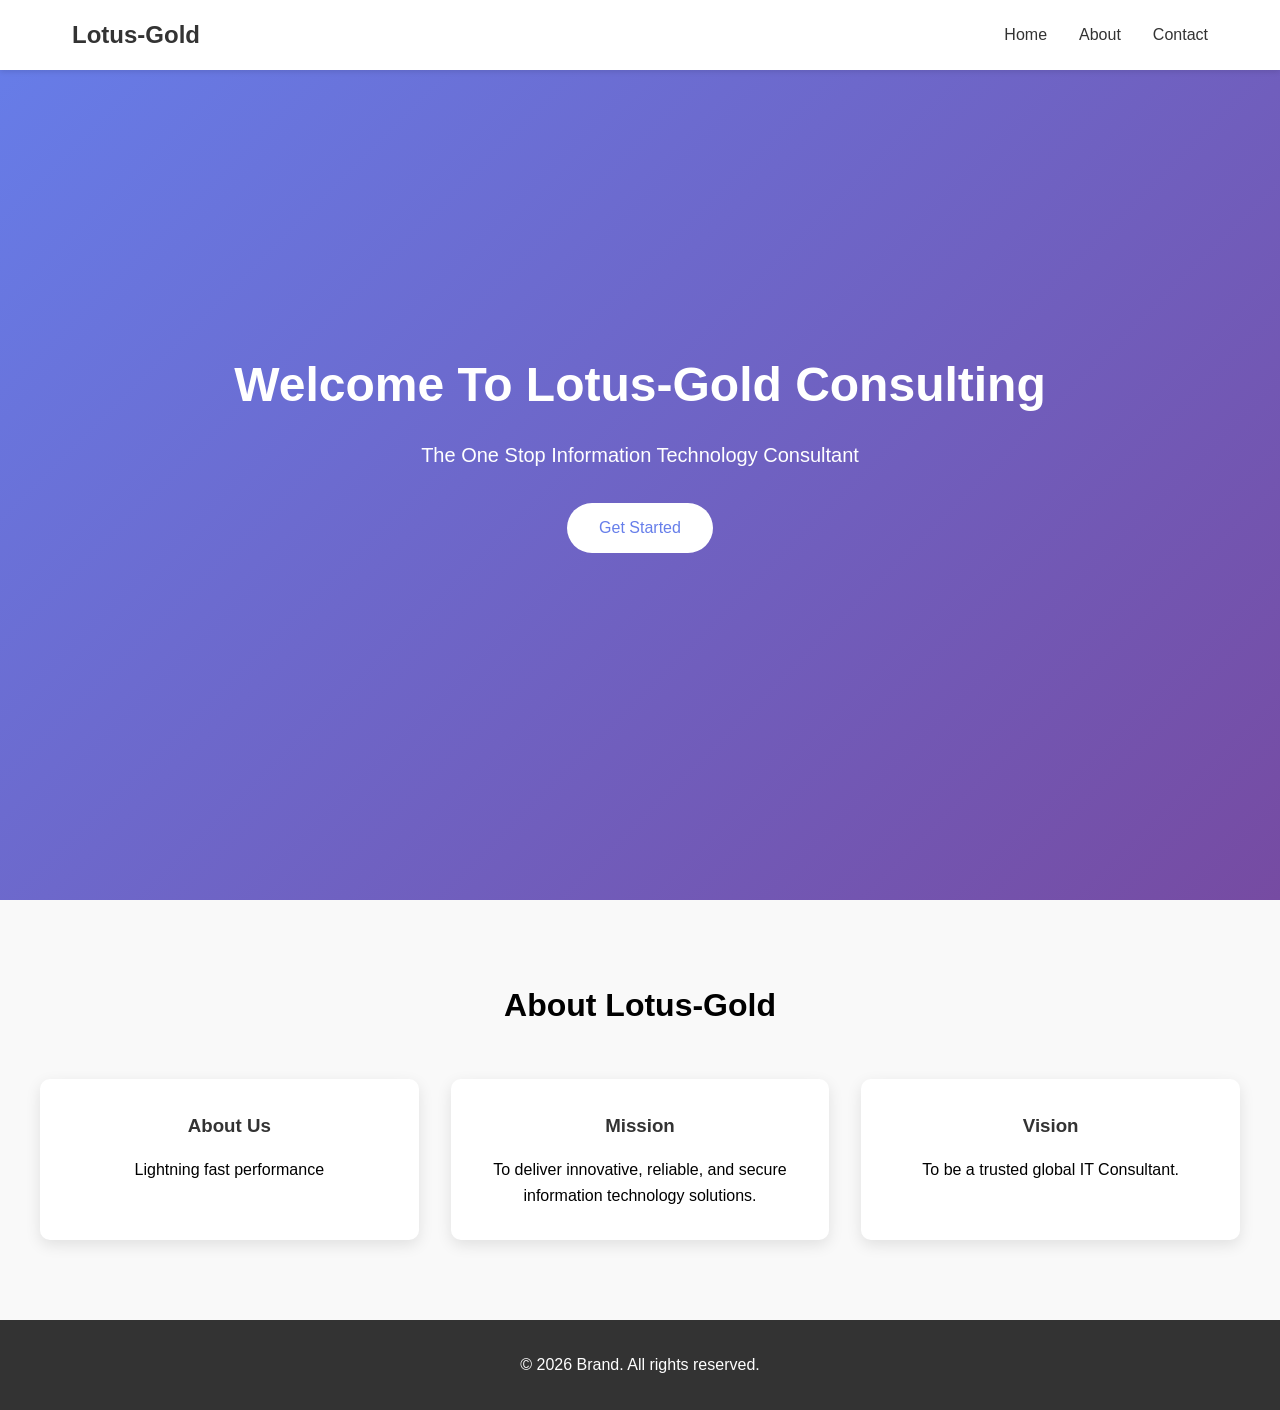
<file: index.html>
<!DOCTYPE html>
<html lang="en">
<head>
    <meta charset="UTF-8">
    <meta name="viewport" content="width=device-width, initial-scale=1.0">
    <title>Lotus-Gold</title>
    <link rel="stylesheet" href="styles.css">
</head>
<body>
    <header class="header">
        <nav class="nav">
            <div class="logo" data-editable="logo-text">Lotus-Gold</div>
            <ul class="nav-links">
                <li><a href="index.html">Home</a></li>
                <li><a href="about.html">About</a></li>
                <li><a href="contact.html">Contact</a></li>
            </ul>
        </nav>
    </header>

    <section class="hero">
        <div class="hero-content animate fade-in-up">
            <h1 data-editable="hero-title">Welcome To Lotus-Gold Consulting</h1>
            <p data-editable="hero-subtitle">The One Stop Information Technology Consultant</p>
            <button class="cta-button" id="ctaBtn">Get Started</button>
        </div>
    </section>

    <section class="features" id="features">
        <h2 class="animate fade-in" data-editable="features-title">About Lotus-Gold</h2>
        <div class="features-grid">
            <div class="feature-card animate fade-in-up delay-1">
                <h3 data-editable="feature1-title">About Us</h3>
                <p data-editable="feature1-text">Lightning fast performance</p>
            </div>
            <div class="feature-card animate fade-in-up delay-2">
                <h3 data-editable="feature2-title">Mission</h3>
                <p data-editable="feature2-text">To deliver innovative, reliable, 
                    and secure information technology solutions.</p>
            </div>
            <div class="feature-card animate fade-in-up delay-3">
                <h3 data-editable="feature3-title">Vision</h3>
                <p data-editable="feature3-text">To be a trusted global IT Consultant.</p>
            </div>
        </div>
    </section>

    <footer class="footer">
        <p data-editable="footer-text">&copy; 2026 Brand. All rights reserved.</p>
    </footer>

    <script>
        (function() {
            const saved = JSON.parse(localStorage.getItem('siteContent') || '{}');
            document.querySelectorAll('[data-editable]').forEach(el => {
                const key = el.getAttribute('data-editable');
                if (saved[key]) {
                    el.textContent = saved[key];
                }
            });
        })();
    </script>
    <script src="script.js"></script>
</body>
</html>
</file>
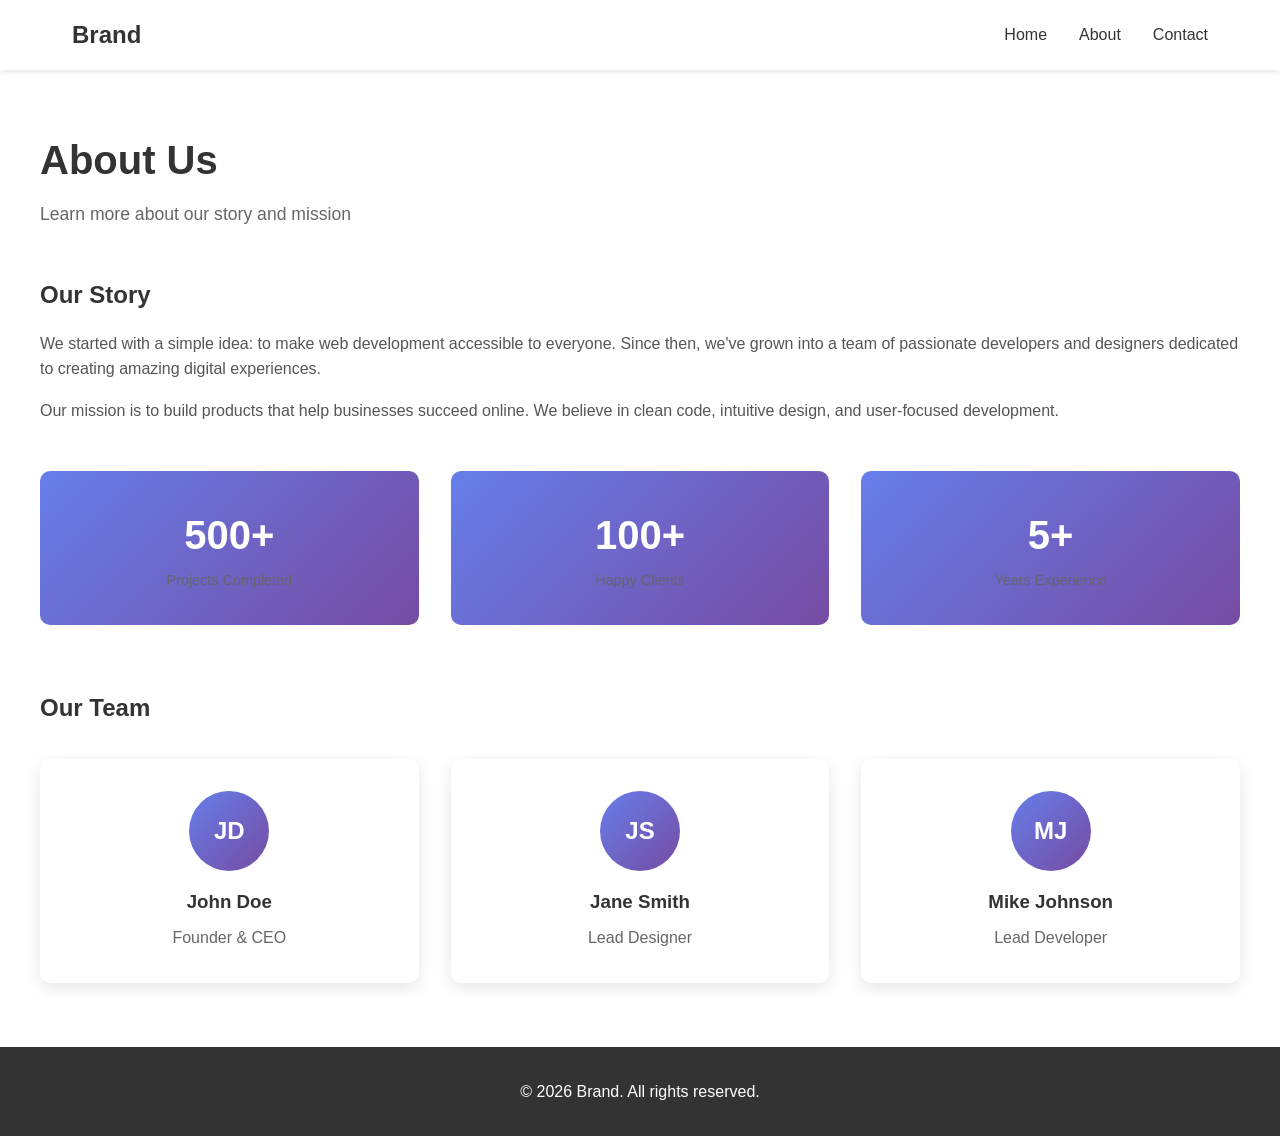
<file: about.html>
<!DOCTYPE html>
<html lang="en">
<head>
    <meta charset="UTF-8">
    <meta name="viewport" content="width=device-width, initial-scale=1.0">
    <title>About Us - Brand</title>
    <link rel="stylesheet" href="styles.css">
</head>
<body>
    <header class="header">
        <nav class="nav">
            <div class="logo" data-editable="logo-text">Brand</div>
            <ul class="nav-links">
                <li><a href="index.html">Home</a></li>
                <li><a href="about.html">About</a></li>
                <li><a href="contact.html">Contact</a></li>
            </ul>
        </nav>
    </header>

    <section class="page-content">
        <div class="container">
            <h1 data-editable="about-page-title">About Us</h1>
            <p class="subtitle" data-editable="about-page-subtitle">Learn more about our story and mission</p>

            <div class="about-section">
                <div class="about-text animate fade-in-left">
                    <h2 data-editable="about-story-title">Our Story</h2>
                    <p data-editable="about-story-text1">We started with a simple idea: to make web development accessible to everyone. Since then, we've grown into a team of passionate developers and designers dedicated to creating amazing digital experiences.</p>
                    <p data-editable="about-story-text2">Our mission is to build products that help businesses succeed online. We believe in clean code, intuitive design, and user-focused development.</p>
                </div>
                <div class="about-stats">
                    <div class="stat-card animate scale-in delay-1">
                        <span class="stat-number" data-editable="stat1-value">500+</span>
                        <span class="stat-label">Projects Completed</span>
                    </div>
                    <div class="stat-card animate scale-in delay-2">
                        <span class="stat-number" data-editable="stat2-value">100+</span>
                        <span class="stat-label">Happy Clients</span>
                    </div>
                    <div class="stat-card animate scale-in delay-3">
                        <span class="stat-number" data-editable="stat3-value">5+</span>
                        <span class="stat-label">Years Experience</span>
                    </div>
                </div>
            </div>

            <div class="team-section">
                <h2 class="animate fade-in" data-editable="team-title">Our Team</h2>
                <div class="team-grid">
                    <div class="team-card animate fade-in-up delay-1">
                        <div class="team-avatar" data-editable="team1-avatar">JD</div>
                        <h3 data-editable="team1-name">John Doe</h3>
                        <p data-editable="team1-role">Founder & CEO</p>
                    </div>
                    <div class="team-card animate fade-in-up delay-2">
                        <div class="team-avatar" data-editable="team2-avatar">JS</div>
                        <h3 data-editable="team2-name">Jane Smith</h3>
                        <p data-editable="team2-role">Lead Designer</p>
                    </div>
                    <div class="team-card animate fade-in-up delay-3">
                        <div class="team-avatar" data-editable="team3-avatar">MJ</div>
                        <h3 data-editable="team3-name">Mike Johnson</h3>
                        <p data-editable="team3-role">Lead Developer</p>
                    </div>
                </div>
            </div>
        </div>
    </section>

    <footer class="footer">
        <p data-editable="footer-text">&copy; 2026 Brand. All rights reserved.</p>
    </footer>

    <script>
        (function() {
            const saved = JSON.parse(localStorage.getItem('siteContent') || '{}');
            document.querySelectorAll('[data-editable]').forEach(el => {
                const key = el.getAttribute('data-editable');
                if (saved[key]) {
                    el.textContent = saved[key];
                }
            });
        })();
    </script>
    <script src="script.js"></script>
</body>
</html>
</file>
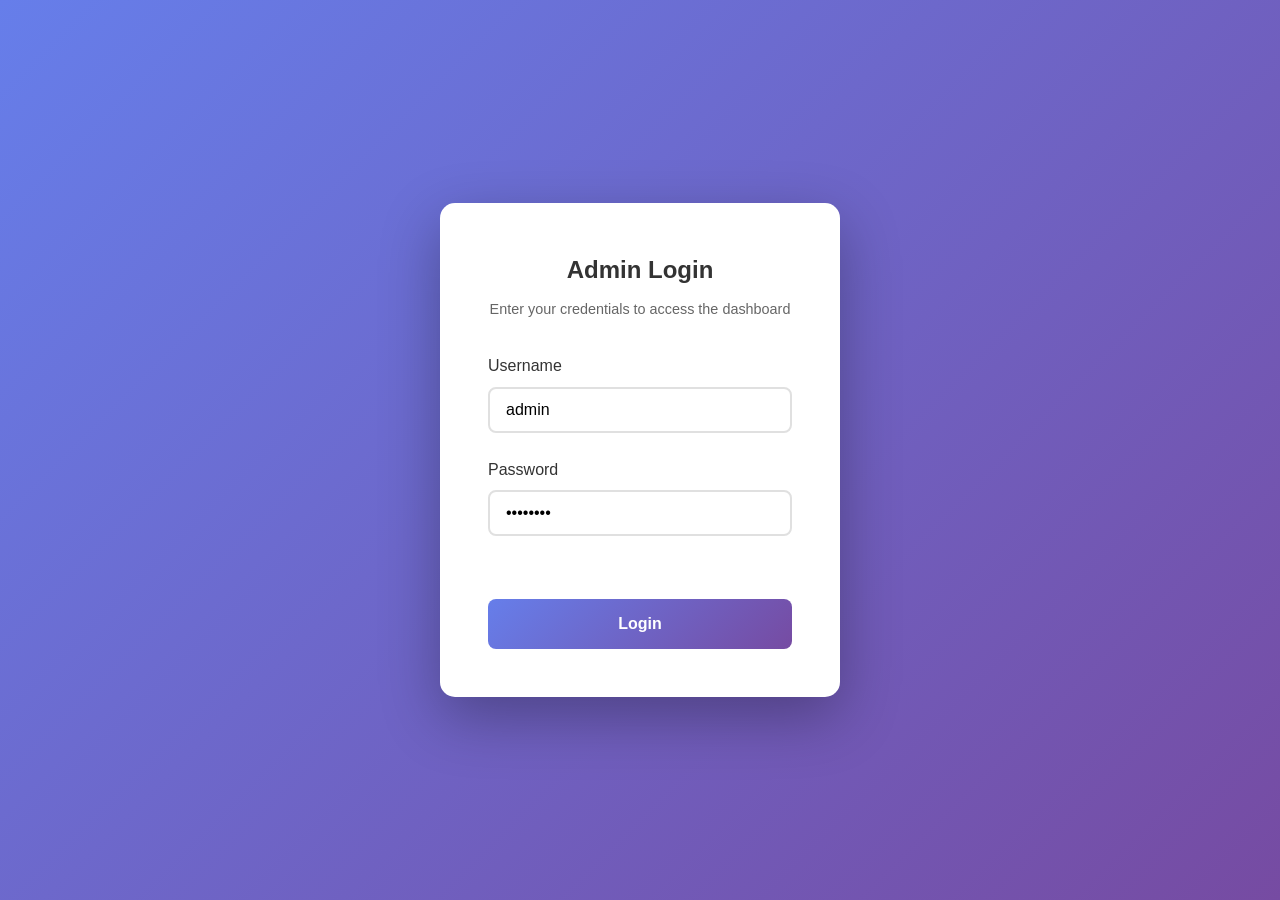
<file: admin.html>
<!DOCTYPE html>
<html lang="en">
<head>
    <meta charset="UTF-8">
    <meta name="viewport" content="width=device-width, initial-scale=1.0">
    <title>Admin Dashboard - Brand</title>
    <link rel="stylesheet" href="styles.css">
</head>
<body>
    <div id="loginOverlay" class="login-overlay">
        <div class="login-container">
            <div class="login-header">
                <h2>Admin Login</h2>
                <p>Enter your credentials to access the dashboard</p>
            </div>
            <form id="loginForm" class="login-form">
                <div class="form-group">
                    <label for="username">Username</label>
                    <input type="text" id="username" name="username" value="admin" required>
                </div>
                <div class="form-group">
                    <label for="password">Password</label>
                    <input type="password" id="password" name="password" value="password" required>
                </div>
                <div id="loginError" class="login-error"></div>
                <button type="submit" class="login-btn">Login</button>
            </form>
        </div>
    </div>

    <div id="adminContent" class="admin-content" style="display: none;">
        <header class="admin-header">
            <div class="admin-logo">Admin Dashboard</div>
            <div class="admin-user">
                <span id="adminUsername"></span>
                <button id="logoutBtn" class="logout-btn">Logout</button>
            </div>
        </header>

        <aside class="admin-sidebar">
            <nav class="admin-nav">
                <a href="#" class="admin-nav-link active" data-section="overview">Overview</a>
                <a href="#" class="admin-nav-link" data-section="users">Users</a>
                <a href="#" class="admin-nav-link" data-section="editor">Editor</a>
                <a href="#" class="admin-nav-link" data-section="settings">Settings</a>
            </nav>
        </aside>

        <main class="admin-main">
            <section id="overview" class="admin-section active">
                <h2>Dashboard Overview</h2>
                <div class="stats-grid">
                    <div class="stat-box">
                        <div class="stat-icon">&#128100;</div>
                        <div class="stat-info">
                            <span class="stat-count" data-count="1250">0</span>
                            <span class="stat-label">Total Users</span>
                        </div>
                    </div>
                    <div class="stat-box">
                        <div class="stat-icon">&#128202;</div>
                        <div class="stat-info">
                            <span class="stat-count" data-count="342">0</span>
                            <span class="stat-label">Page Views</span>
                        </div>
                    </div>
                    <div class="stat-box">
                        <div class="stat-icon">&#128176;</div>
                        <div class="stat-info">
                            <span class="stat-count" data-count="15800">0</span>
                            <span class="stat-label">Revenue ($)</span>
                        </div>
                    </div>
                    <div class="stat-box">
                        <div class="stat-icon">&#128065;</div>
                        <div class="stat-info">
                            <span class="stat-count" data-count="89">0</span>
                            <span class="stat-label">Active Now</span>
                        </div>
                    </div>
                </div>
                <div class="chart-container">
                    <h3>Recent Activity</h3>
                    <div class="activity-list">
                        <div class="activity-item">
                            <span class="activity-time">2 mins ago</span>
                            <span class="activity-text">New user registered: john@example.com</span>
                        </div>
                        <div class="activity-item">
                            <span class="activity-time">15 mins ago</span>
                            <span class="activity-text">Contact form submitted from contact page</span>
                        </div>
                        <div class="activity-item">
                            <span class="activity-time">1 hour ago</span>
                            <span class="activity-text">Content updated: About page</span>
                        </div>
                        <div class="activity-item">
                            <span class="activity-time">3 hours ago</span>
                            <span class="activity-text">New comment on Blog Post #5</span>
                        </div>
                    </div>
                </div>
            </section>

            <section id="users" class="admin-section">
                <h2>User Management</h2>
                <div class="table-container">
                    <table class="admin-table">
                        <thead>
                            <tr>
                                <th>ID</th>
                                <th>Name</th>
                                <th>Email</th>
                                <th>Role</th>
                                <th>Status</th>
                                <th>Actions</th>
                            </tr>
                        </thead>
                        <tbody>
                            <tr>
                                <td>001</td>
                                <td>John Doe</td>
                                <td>john@example.com</td>
                                <td>Admin</td>
                                <td><span class="status-badge active">Active</span></td>
                                <td><button class="action-btn">Edit</button></td>
                            </tr>
                            <tr>
                                <td>002</td>
                                <td>Jane Smith</td>
                                <td>jane@example.com</td>
                                <td>Editor</td>
                                <td><span class="status-badge active">Active</span></td>
                                <td><button class="action-btn">Edit</button></td>
                            </tr>
                            <tr>
                                <td>003</td>
                                <td>Mike Johnson</td>
                                <td>mike@example.com</td>
                                <td>User</td>
                                <td><span class="status-badge inactive">Inactive</span></td>
                                <td><button class="action-btn">Edit</button></td>
                            </tr>
                            <tr>
                                <td>004</td>
                                <td>Sarah Wilson</td>
                                <td>sarah@example.com</td>
                                <td>User</td>
                                <td><span class="status-badge active">Active</span></td>
                                <td><button class="action-btn">Edit</button></td>
                            </tr>
                        </tbody>
                    </table>
                </div>
            </section>

            <section id="editor" class="admin-section">
                <h2>Content Editor</h2>
                <div class="editor-tabs">
                    <button class="editor-tab active" data-page="index">Home Page</button>
                    <button class="editor-tab" data-page="about">About Page</button>
                    <button class="editor-tab" data-page="contact">Contact Page</button>
                </div>

                <div class="editor-panel active" id="panel-index">
                    <h3>Home Page Content</h3>
                    <div class="editor-form">
                        <div class="editor-group">
                            <label>Logo Text</label>
                            <input type="text" id="edit-logo-text" data-target="logo-text">
                        </div>
                        <div class="editor-group">
                            <label>Hero Title</label>
                            <input type="text" id="edit-hero-title" data-target="hero-title">
                        </div>
                        <div class="editor-group">
                            <label>Hero Subtitle</label>
                            <textarea id="edit-hero-subtitle" data-target="hero-subtitle" rows="2"></textarea>
                        </div>
                        <div class="editor-group">
                            <label>Features Title</label>
                            <input type="text" id="edit-features-title" data-target="features-title">
                        </div>
                        <div class="editor-group">
                            <label>Feature 1 - Title</label>
                            <input type="text" id="edit-feature1-title" data-target="feature1-title">
                        </div>
                        <div class="editor-group">
                            <label>Feature 1 - Text</label>
                            <textarea id="edit-feature1-text" data-target="feature1-text" rows="2"></textarea>
                        </div>
                        <div class="editor-group">
                            <label>Feature 2 - Title</label>
                            <input type="text" id="edit-feature2-title" data-target="feature2-title">
                        </div>
                        <div class="editor-group">
                            <label>Feature 2 - Text</label>
                            <textarea id="edit-feature2-text" data-target="feature2-text" rows="2"></textarea>
                        </div>
                        <div class="editor-group">
                            <label>Feature 3 - Title</label>
                            <input type="text" id="edit-feature3-title" data-target="feature3-title">
                        </div>
                        <div class="editor-group">
                            <label>Feature 3 - Text</label>
                            <textarea id="edit-feature3-text" data-target="feature3-text" rows="2"></textarea>
                        </div>
                        <div class="editor-group">
                            <label>Footer Text</label>
                            <input type="text" id="edit-footer-text" data-target="footer-text">
                        </div>
                    </div>
                    <button class="save-btn" id="save-index">Save Changes</button>
                </div>

                <div class="editor-panel" id="panel-about">
                    <h3>About Page Content</h3>
                    <div class="editor-form">
                        <div class="editor-group">
                            <label>Page Title</label>
                            <input type="text" id="edit-about-page-title" data-target="about-page-title">
                        </div>
                        <div class="editor-group">
                            <label>Page Subtitle</label>
                            <textarea id="edit-about-page-subtitle" data-target="about-page-subtitle" rows="2"></textarea>
                        </div>
                        <div class="editor-group">
                            <label>Story Title</label>
                            <input type="text" id="edit-about-story-title" data-target="about-story-title">
                        </div>
                        <div class="editor-group">
                            <label>Story Text 1</label>
                            <textarea id="edit-about-story-text1" data-target="about-story-text1" rows="3"></textarea>
                        </div>
                        <div class="editor-group">
                            <label>Story Text 2</label>
                            <textarea id="edit-about-story-text2" data-target="about-story-text2" rows="3"></textarea>
                        </div>
                        <div class="editor-group">
                            <label>Stat 1 - Value</label>
                            <input type="text" id="edit-stat1-value" data-target="stat1-value">
                        </div>
                        <div class="editor-group">
                            <label>Stat 2 - Value</label>
                            <input type="text" id="edit-stat2-value" data-target="stat2-value">
                        </div>
                        <div class="editor-group">
                            <label>Stat 3 - Value</label>
                            <input type="text" id="edit-stat3-value" data-target="stat3-value">
                        </div>
                        <div class="editor-group">
                            <label>Team Section Title</label>
                            <input type="text" id="edit-team-title" data-target="team-title">
                        </div>
                        <div class="editor-group">
                            <label>Team Member 1 - Name</label>
                            <input type="text" id="edit-team1-name" data-target="team1-name">
                        </div>
                        <div class="editor-group">
                            <label>Team Member 1 - Role</label>
                            <input type="text" id="edit-team1-role" data-target="team1-role">
                        </div>
                        <div class="editor-group">
                            <label>Team Member 2 - Name</label>
                            <input type="text" id="edit-team2-name" data-target="team2-name">
                        </div>
                        <div class="editor-group">
                            <label>Team Member 2 - Role</label>
                            <input type="text" id="edit-team2-role" data-target="team2-role">
                        </div>
                        <div class="editor-group">
                            <label>Team Member 3 - Name</label>
                            <input type="text" id="edit-team3-name" data-target="team3-name">
                        </div>
                        <div class="editor-group">
                            <label>Team Member 3 - Role</label>
                            <input type="text" id="edit-team3-role" data-target="team3-role">
                        </div>
                    </div>
                    <button class="save-btn" id="save-about">Save Changes</button>
                </div>

                <div class="editor-panel" id="panel-contact">
                    <h3>Contact Page Content</h3>
                    <div class="editor-form">
                        <div class="editor-group">
                            <label>Page Title</label>
                            <input type="text" id="edit-contact-page-title" data-target="contact-page-title">
                        </div>
                        <div class="editor-group">
                            <label>Page Subtitle</label>
                            <textarea id="edit-contact-page-subtitle" data-target="contact-page-subtitle" rows="2"></textarea>
                        </div>
                        <div class="editor-group">
                            <label>Section Title</label>
                            <input type="text" id="edit-contact-section-title" data-target="contact-section-title">
                        </div>
                        <div class="editor-group">
                            <label>Email</label>
                            <input type="email" id="edit-contact-email" data-target="contact-email">
                        </div>
                        <div class="editor-group">
                            <label>Phone</label>
                            <input type="text" id="edit-contact-phone" data-target="contact-phone">
                        </div>
                        <div class="editor-group">
                            <label>Address</label>
                            <textarea id="edit-contact-address" data-target="contact-address" rows="2"></textarea>
                        </div>
                    </div>
                    <button class="save-btn" id="save-contact">Save Changes</button>
                </div>

                <div class="editor-actions">
                    <button class="action-btn" id="preview-changes">Preview Changes</button>
                    <button class="action-btn" id="reset-defaults">Reset to Defaults</button>
                </div>
            </section>

            <section id="settings" class="admin-section">
                <h2>Settings</h2>
                <div class="settings-form">
                    <div class="settings-group">
                        <h3>General Settings</h3>
                        <div class="form-group">
                            <label for="siteName">Site Name</label>
                            <input type="text" id="siteName" value="Brand" class="settings-input">
                        </div>
                        <div class="form-group">
                            <label for="siteUrl">Site URL</label>
                            <input type="url" id="siteUrl" value="https://www.example.com" class="settings-input">
                        </div>
                        <div class="form-group">
                            <label for="adminEmail">Admin Email</label>
                            <input type="email" id="adminEmail" value="admin@brand.com" class="settings-input">
                        </div>
                    </div>
                    <div class="settings-group">
                        <h3>Security</h3>
                        <div class="form-group">
                            <label for="currentPass">Current Password</label>
                            <input type="password" id="currentPass" class="settings-input">
                        </div>
                        <div class="form-group">
                            <label for="newPass">New Password</label>
                            <input type="password" id="newPass" class="settings-input">
                        </div>
                        <div class="form-group">
                            <label for="confirmPass">Confirm New Password</label>
                            <input type="password" id="confirmPass" class="settings-input">
                        </div>
                    </div>
                    <button class="save-btn">Save Changes</button>
                </div>
            </section>
        </main>
    </div>

    <script src="script.js"></script>
</body>
</html>
</file>
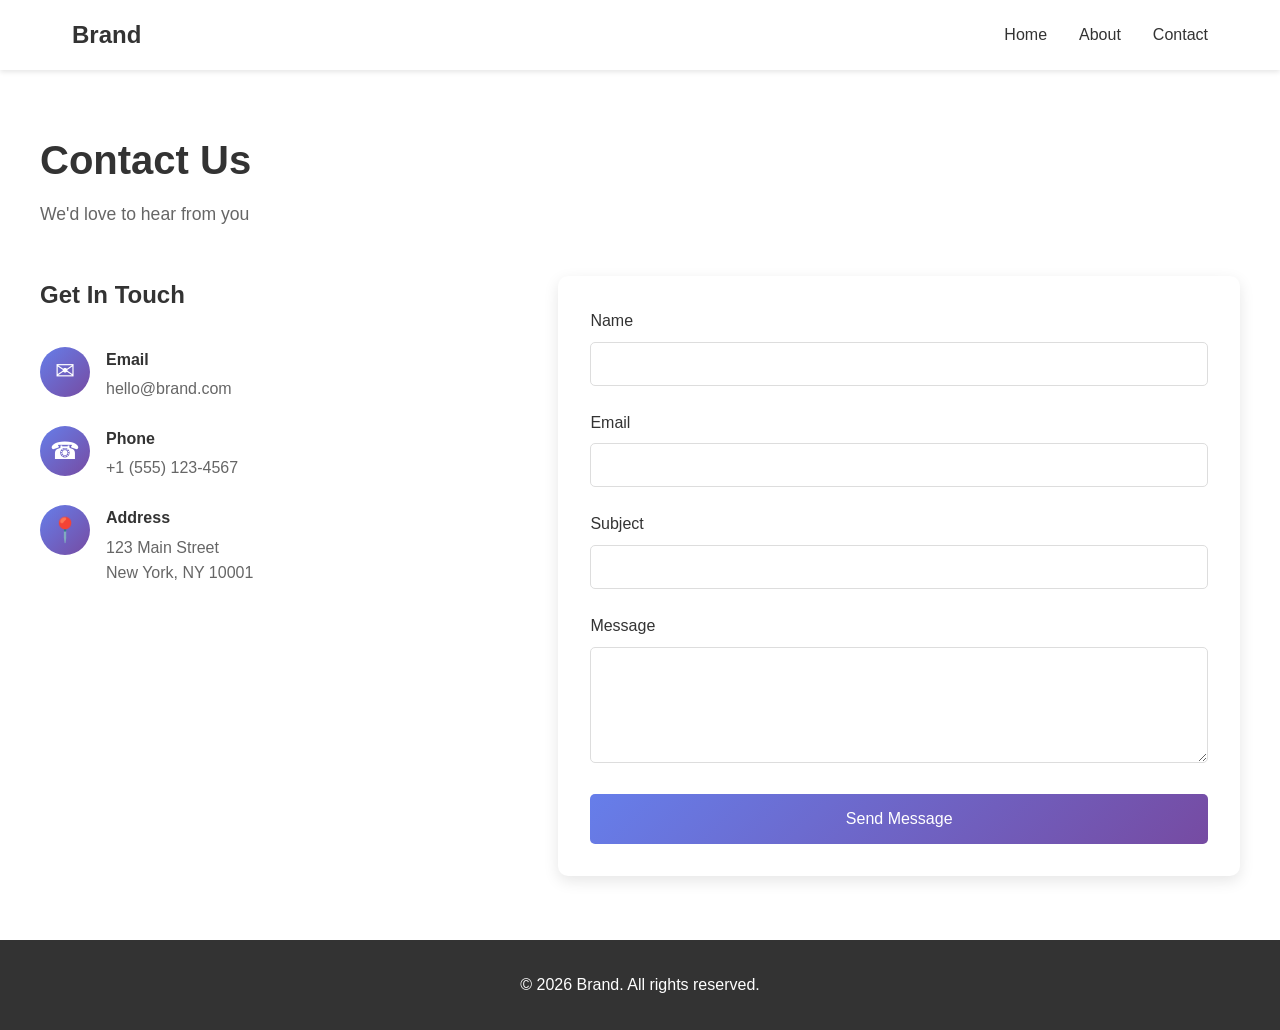
<file: contact.html>
<!DOCTYPE html>
<html lang="en">
<head>
    <meta charset="UTF-8">
    <meta name="viewport" content="width=device-width, initial-scale=1.0">
    <title>Contact Us - Brand</title>
    <link rel="stylesheet" href="styles.css">
</head>
<body>
    <header class="header">
        <nav class="nav">
            <div class="logo" data-editable="logo-text">Brand</div>
            <ul class="nav-links">
                <li><a href="index.html">Home</a></li>
                <li><a href="about.html">About</a></li>
                <li><a href="contact.html">Contact</a></li>
            </ul>
        </nav>
    </header>

    <section class="page-content">
        <div class="container">
            <h1 data-editable="contact-page-title">Contact Us</h1>
            <p class="subtitle" data-editable="contact-page-subtitle">We'd love to hear from you</p>

            <div class="contact-wrapper">
                <div class="contact-info animate fade-in-left">
                    <h2 data-editable="contact-section-title">Get In Touch</h2>
                    <div class="info-item">
                        <span class="info-icon">&#9993;</span>
                        <div>
                            <h4>Email</h4>
                            <p data-editable="contact-email">hello@brand.com</p>
                        </div>
                    </div>
                    <div class="info-item">
                        <span class="info-icon">&#9742;</span>
                        <div>
                            <h4>Phone</h4>
                            <p data-editable="contact-phone">+1 (555) 123-4567</p>
                        </div>
                    </div>
                    <div class="info-item">
                        <span class="info-icon">&#128205;</span>
                        <div>
                            <h4>Address</h4>
                            <p data-editable="contact-address">123 Main Street<br>New York, NY 10001</p>
                        </div>
                    </div>
                </div>

                <form class="contact-form animate fade-in-right" id="contactForm">
                    <div class="form-group">
                        <label for="name">Name</label>
                        <input type="text" id="name" name="name" required>
                    </div>
                    <div class="form-group">
                        <label for="email">Email</label>
                        <input type="email" id="email" name="email" required>
                    </div>
                    <div class="form-group">
                        <label for="subject">Subject</label>
                        <input type="text" id="subject" name="subject" required>
                    </div>
                    <div class="form-group">
                        <label for="message">Message</label>
                        <textarea id="message" name="message" rows="5" required></textarea>
                    </div>
                    <button type="submit" class="submit-btn">Send Message</button>
                </form>
            </div>
        </div>
    </section>

    <footer class="footer">
        <p data-editable="footer-text">&copy; 2026 Brand. All rights reserved.</p>
    </footer>

    <script>
        (function() {
            const saved = JSON.parse(localStorage.getItem('siteContent') || '{}');
            document.querySelectorAll('[data-editable]').forEach(el => {
                const key = el.getAttribute('data-editable');
                if (saved[key]) {
                    el.textContent = saved[key];
                }
            });
        })();
    </script>
    <script src="script.js"></script>
</body>
</html>
</file>
<file: styles.css>
* {
    margin: 0;
    padding: 0;
    box-sizing: border-box;
}

body {
    font-family: -apple-system, BlinkMacSystemFont, 'Segoe UI', Roboto, sans-serif;
    line-height: 1.6;
}

.header {
    position: fixed;
    top: 0;
    left: 0;
    right: 0;
    background: #fff;
    box-shadow: 0 2px 5px rgba(0,0,0,0.1);
    z-index: 100;
}

.nav {
    max-width: 1200px;
    margin: 0 auto;
    padding: 1rem 2rem;
    display: flex;
    justify-content: space-between;
    align-items: center;
}

.logo {
    font-size: 1.5rem;
    font-weight: bold;
    color: #333;
}

.nav-links {
    list-style: none;
    display: flex;
    gap: 2rem;
}

.nav-links a {
    text-decoration: none;
    color: #333;
    transition: color 0.3s;
}

.nav-links a:hover {
    color: #007bff;
}

.nav-links a {
    text-decoration: none;
    color: #333;
    transition: color 0.3s;
}

.nav-links a:hover {
    color: #007bff;
}

.hero {
    height: 100vh;
    display: flex;
    align-items: center;
    justify-content: center;
    text-align: center;
    background: linear-gradient(135deg, #667eea 0%, #764ba2 100%);
    color: #fff;
    padding: 0 2rem;
}

.hero-content h1 {
    font-size: 3rem;
    margin-bottom: 1rem;
}

.hero-content p {
    font-size: 1.25rem;
    margin-bottom: 2rem;
    opacity: 0.9;
}

.cta-button {
    padding: 1rem 2rem;
    font-size: 1rem;
    background: #fff;
    color: #667eea;
    border: none;
    border-radius: 50px;
    cursor: pointer;
    transition: transform 0.3s, box-shadow 0.3s;
}

.cta-button:hover {
    transform: translateY(-2px);
    box-shadow: 0 5px 20px rgba(0,0,0,0.2);
}

.features {
    padding: 5rem 2rem;
    background: #f9f9f9;
    text-align: center;
}

.features h2 {
    margin-bottom: 3rem;
    font-size: 2rem;
}

.features-grid {
    display: grid;
    grid-template-columns: repeat(auto-fit, minmax(250px, 1fr));
    gap: 2rem;
    max-width: 1200px;
    margin: 0 auto;
}

.feature-card {
    background: #fff;
    padding: 2rem;
    border-radius: 10px;
    box-shadow: 0 5px 15px rgba(0,0,0,0.1);
    transition: transform 0.3s;
}

.feature-card:hover {
    transform: translateY(-5px);
}

.feature-card h3 {
    margin-bottom: 1rem;
    color: #333;
}

.page-content {
    padding: 8rem 2rem 4rem;
    min-height: 100vh;
}

.container {
    max-width: 1200px;
    margin: 0 auto;
}

.page-content h1 {
    font-size: 2.5rem;
    margin-bottom: 0.5rem;
    color: #333;
}

.subtitle {
    color: #666;
    margin-bottom: 3rem;
    font-size: 1.1rem;
}

.about-section {
    margin-bottom: 4rem;
}

.about-text {
    margin-bottom: 3rem;
}

.about-text h2 {
    margin-bottom: 1rem;
    color: #333;
}

.about-text p {
    color: #555;
    margin-bottom: 1rem;
}

.about-stats {
    display: grid;
    grid-template-columns: repeat(auto-fit, minmax(150px, 1fr));
    gap: 2rem;
}

.stat-card {
    background: linear-gradient(135deg, #667eea 0%, #764ba2 100%);
    color: #fff;
    padding: 2rem;
    border-radius: 10px;
    text-align: center;
}

.stat-number {
    display: block;
    font-size: 2.5rem;
    font-weight: bold;
}

.stat-label {
    font-size: 0.9rem;
    opacity: 0.9;
}

.team-section h2 {
    margin-bottom: 2rem;
    color: #333;
}

.team-grid {
    display: grid;
    grid-template-columns: repeat(auto-fit, minmax(200px, 1fr));
    gap: 2rem;
}

.team-card {
    background: #fff;
    padding: 2rem;
    border-radius: 10px;
    box-shadow: 0 5px 15px rgba(0,0,0,0.1);
    text-align: center;
    transition: transform 0.3s;
}

.team-card:hover {
    transform: translateY(-5px);
}

.team-avatar {
    width: 80px;
    height: 80px;
    background: linear-gradient(135deg, #667eea 0%, #764ba2 100%);
    color: #fff;
    border-radius: 50%;
    display: flex;
    align-items: center;
    justify-content: center;
    font-size: 1.5rem;
    font-weight: bold;
    margin: 0 auto 1rem;
}

.team-card h3 {
    margin-bottom: 0.5rem;
    color: #333;
}

.team-card p {
    color: #666;
}

.contact-wrapper {
    display: grid;
    grid-template-columns: 1fr 1.5fr;
    gap: 4rem;
}

.contact-info h2 {
    margin-bottom: 2rem;
    color: #333;
}

.info-item {
    display: flex;
    gap: 1rem;
    margin-bottom: 1.5rem;
}

.info-icon {
    font-size: 1.5rem;
    width: 50px;
    height: 50px;
    background: linear-gradient(135deg, #667eea 0%, #764ba2 100%);
    color: #fff;
    border-radius: 50%;
    display: flex;
    align-items: center;
    justify-content: center;
}

.info-item h4 {
    margin-bottom: 0.25rem;
    color: #333;
}

.info-item p {
    color: #666;
}

.contact-form {
    background: #fff;
    padding: 2rem;
    border-radius: 10px;
    box-shadow: 0 5px 15px rgba(0,0,0,0.1);
}

.form-group {
    margin-bottom: 1.5rem;
}

.form-group label {
    display: block;
    margin-bottom: 0.5rem;
    color: #333;
    font-weight: 500;
}

.form-group input,
.form-group textarea {
    width: 100%;
    padding: 0.75rem;
    border: 1px solid #ddd;
    border-radius: 5px;
    font-size: 1rem;
    font-family: inherit;
    transition: border-color 0.3s;
}

.form-group input:focus,
.form-group textarea:focus {
    outline: none;
    border-color: #667eea;
}

.submit-btn {
    width: 100%;
    padding: 1rem;
    background: linear-gradient(135deg, #667eea 0%, #764ba2 100%);
    color: #fff;
    border: none;
    border-radius: 5px;
    font-size: 1rem;
    cursor: pointer;
    transition: transform 0.3s;
}

.submit-btn:hover {
    transform: translateY(-2px);
}

.footer {
    text-align: center;
    padding: 2rem;
    background: #333;
    color: #fff;
}

.animate {
    opacity: 0;
    transition: all 0.8s ease-out;
}

.animate.visible {
    opacity: 1;
}

.fade-in-up {
    transform: translateY(40px);
}

.fade-in-up.visible {
    transform: translateY(0);
}

.fade-in-left {
    transform: translateX(-40px);
}

.fade-in-left.visible {
    transform: translateX(0);
}

.fade-in-right {
    transform: translateX(40px);
}

.fade-in-right.visible {
    transform: translateX(0);
}

.fade-in {
    transform: translateY(20px);
}

.fade-in.visible {
    transform: translateY(0);
}

.scale-in {
    transform: scale(0.8);
}

.scale-in.visible {
    transform: scale(1);
}

.delay-1 { transition-delay: 0.1s; }
.delay-2 { transition-delay: 0.2s; }
.delay-3 { transition-delay: 0.3s; }
.delay-4 { transition-delay: 0.4s; }
.delay-5 { transition-delay: 0.5s; }

.stat-number {
    display: block;
    font-size: 2.5rem;
    font-weight: bold;
    transition: transform 0.3s;
}

.stat-card:hover .stat-number {
    transform: scale(1.1);
}

@keyframes pulse {
    0%, 100% { transform: scale(1); }
    50% { transform: scale(1.05); }
}

.cta-button:hover {
    animation: pulse 1s ease-in-out infinite;
}

@keyframes bounce {
    0%, 100% { transform: translateY(0); }
    50% { transform: translateY(-10px); }
}

.hero-content h1 {
    font-size: 3rem;
    margin-bottom: 1rem;
    animation: fadeInDown 1s ease-out;
}

@keyframes fadeInDown {
    from {
        opacity: 0;
        transform: translateY(-30px);
    }
    to {
        opacity: 1;
        transform: translateY(0);
    }
}

@keyframes fadeInUp {
    from {
        opacity: 0;
        transform: translateY(30px);
    }
    to {
        opacity: 1;
        transform: translateY(0);
    }
}

.hero-content p {
    font-size: 1.25rem;
    margin-bottom: 2rem;
    opacity: 0;
    animation: fadeInUp 1s ease-out 0.3s forwards;
}

.cta-button {
    padding: 1rem 2rem;
    font-size: 1rem;
    background: #fff;
    color: #667eea;
    border: none;
    border-radius: 50px;
    cursor: pointer;
    opacity: 0;
    animation: fadeInUp 1s ease-out 0.6s forwards;
}

@media (max-width: 768px) {
    .admin-sidebar {
        display: none;
    }

    .admin-main {
        margin-left: 0;
    }

    .login-container {
        margin: 1rem;
        padding: 2rem;
    }
}
}

@media (max-width: 992px) {
    .hero {
        padding: 0 1.5rem;
    }

    .hero-content h1 {
        font-size: 2.5rem;
    }

    .hero-content p {
        font-size: 1.1rem;
    }

    .features {
        padding: 4rem 1.5rem;
    }

    .features-grid {
        gap: 1.5rem;
    }

    .feature-card {
        padding: 1.5rem;
    }

    .about-stats {
        grid-template-columns: repeat(3, 1fr);
    }

    .contact-wrapper {
        gap: 3rem;
    }
}

@media (max-width: 768px) {
    .nav {
        padding: 0.75rem 1rem;
    }

    .mobile-menu-btn {
        display: flex;
    }

    .nav-links {
        position: fixed;
        top: 0;
        right: -100%;
        width: 70%;
        max-width: 300px;
        height: 100vh;
        background: #fff;
        flex-direction: column;
        justify-content: center;
        align-items: center;
        gap: 1.5rem;
        box-shadow: -5px 0 20px rgba(0,0,0,0.1);
        transition: right 0.3s ease;
        z-index: 100;
    }

    .nav-links.active {
        right: 0;
    }

    .nav-links li {
        opacity: 0;
        transform: translateX(20px);
    }

    .nav-links.active li {
        opacity: 1;
        transform: translateX(0);
        transition: all 0.3s ease;
    }

    .nav-links.active li:nth-child(1) { transition-delay: 0.1s; }
    .nav-links.active li:nth-child(2) { transition-delay: 0.2s; }
    .nav-links.active li:nth-child(3) { transition-delay: 0.3s; }

    .nav-links a {
        font-size: 1.25rem;
    }

    .mobile-menu-btn {
        display: flex;
    }

    .hero {
        height: auto;
        min-height: 100vh;
        padding: 6rem 1rem 4rem;
    }

    .hero-content h1 {
        font-size: 2rem;
        margin-bottom: 0.75rem;
    }

    .hero-content p {
        font-size: 1rem;
        margin-bottom: 1.5rem;
    }

    .cta-button {
        padding: 0.875rem 1.75rem;
        font-size: 0.95rem;
    }

    .features {
        padding: 3rem 1rem;
    }

    .features h2 {
        font-size: 1.75rem;
        margin-bottom: 2rem;
    }

    .features-grid {
        grid-template-columns: 1fr;
        gap: 1rem;
    }

    .feature-card {
        padding: 1.25rem;
    }

    .feature-card h3 {
        font-size: 1.25rem;
    }

    .page-content {
        padding: 5rem 1rem 2rem;
    }

    .page-content h1 {
        font-size: 2rem;
    }

    .subtitle {
        font-size: 1rem;
    }

    .about-text h2 {
        font-size: 1.5rem;
    }

    .about-text p {
        font-size: 0.95rem;
    }

    .about-stats {
        grid-template-columns: 1fr;
    }

    .stat-card {
        padding: 1.25rem;
    }

    .stat-number {
        font-size: 2rem;
    }

    .team-grid {
        grid-template-columns: 1fr;
        gap: 1rem;
    }

    .team-card {
        padding: 1.25rem;
    }

    .contact-wrapper {
        grid-template-columns: 1fr;
        gap: 2rem;
    }

    .contact-info h2 {
        font-size: 1.5rem;
    }

    .info-item {
        flex-direction: column;
        align-items: flex-start;
        gap: 0.75rem;
    }

    .info-icon {
        width: 45px;
        height: 45px;
        font-size: 1.25rem;
    }

    .contact-form {
        padding: 1.5rem;
    }

    .footer {
        padding: 1.5rem 1rem;
        font-size: 0.9rem;
    }

    .login-container {
        margin: 1rem;
        padding: 2rem;
    }

    .admin-sidebar {
        display: none;
    }

    .admin-main {
        margin-left: 0;
        padding: 1rem;
    }

    .admin-section h2 {
        font-size: 1.5rem;
        margin-bottom: 1.5rem;
    }

    .stats-grid {
        grid-template-columns: 1fr 1fr;
        gap: 1rem;
    }

    .stat-box {
        padding: 1rem;
        flex-direction: column;
        text-align: center;
    }

    .stat-icon {
        font-size: 2rem;
    }

    .stat-count {
        font-size: 1.5rem;
    }

    .editor-tabs {
        flex-wrap: wrap;
    }

    .editor-tab {
        flex: 1 1 calc(50% - 0.5rem);
        text-align: center;
        padding: 0.625rem 1rem;
        font-size: 0.9rem;
    }

    .editor-panel {
        padding: 1.5rem;
    }

    .editor-form {
        grid-template-columns: 1fr;
    }

    .editor-group label {
        font-size: 0.9rem;
    }

    .editor-actions {
        flex-direction: column;
    }

    .save-btn {
        width: 100%;
        text-align: center;
    }
}

@media (max-width: 480px) {
    .hero-content h1 {
        font-size: 1.75rem;
    }

    .hero-content p {
        font-size: 0.95rem;
    }

    .cta-button {
        width: 100%;
    }

    .features h2 {
        font-size: 1.5rem;
    }

    .page-content h1 {
        font-size: 1.75rem;
    }

    .subtitle {
        font-size: 0.9rem;
    }

    .about-text h2,
    .team-section h2,
    .contact-info h2 {
        font-size: 1.35rem;
    }

    .stats-grid {
        grid-template-columns: 1fr;
    }

    .stat-box {
        flex-direction: row;
        text-align: left;
    }

    .admin-header {
        padding: 0 1rem;
    }

    .admin-logo {
        font-size: 1rem;
    }

    .admin-user span {
        display: none;
    }

    .editor-tabs {
        flex-direction: column;
    }

    .editor-tab {
        flex: 1 1 100%;
    }

    .table-container {
        font-size: 0.85rem;
    }

    .admin-table th,
    .admin-table td {
        padding: 0.75rem 0.5rem;
    }
}

@media (max-width: 360px) {
    .hero-content h1 {
        font-size: 1.5rem;
    }

    .page-content h1 {
        font-size: 1.5rem;
    }

    .login-container {
        padding: 1.5rem;
    }

    .login-header h2 {
        font-size: 1.5rem;
    }

    .form-group {
        margin-bottom: 1rem;
    }

    .editor-panel {
        padding: 1rem;
    }
}

.login-overlay {
    position: fixed;
    top: 0;
    left: 0;
    right: 0;
    bottom: 0;
    background: linear-gradient(135deg, #667eea 0%, #764ba2 100%);
    display: flex;
    align-items: center;
    justify-content: center;
    z-index: 1000;
}

.login-container {
    background: #fff;
    padding: 3rem;
    border-radius: 15px;
    box-shadow: 0 20px 60px rgba(0,0,0,0.3);
    width: 100%;
    max-width: 400px;
    animation: slideUp 0.5s ease-out;
}

@keyframes slideUp {
    from {
        opacity: 0;
        transform: translateY(30px);
    }
    to {
        opacity: 1;
        transform: translateY(0);
    }
}

.login-header {
    text-align: center;
    margin-bottom: 2rem;
}

.login-header h2 {
    color: #333;
    margin-bottom: 0.5rem;
}

.login-header p {
    color: #666;
    font-size: 0.9rem;
}

.login-form .form-group {
    margin-bottom: 1.5rem;
}

.login-form label {
    display: block;
    margin-bottom: 0.5rem;
    color: #333;
    font-weight: 500;
}

.login-form input {
    width: 100%;
    padding: 0.75rem 1rem;
    border: 2px solid #e0e0e0;
    border-radius: 8px;
    font-size: 1rem;
    transition: border-color 0.3s;
}

.login-form input:focus {
    outline: none;
    border-color: #667eea;
}

.login-error {
    color: #e74c3c;
    font-size: 0.9rem;
    margin-bottom: 1rem;
    text-align: center;
    min-height: 1.4rem;
}

.login-btn {
    width: 100%;
    padding: 1rem;
    background: linear-gradient(135deg, #667eea 0%, #764ba2 100%);
    color: #fff;
    border: none;
    border-radius: 8px;
    font-size: 1rem;
    font-weight: 600;
    cursor: pointer;
    transition: transform 0.3s, box-shadow 0.3s;
}

.login-btn:hover {
    transform: translateY(-2px);
    box-shadow: 0 5px 20px rgba(102, 126, 234, 0.4);
}

.admin-content {
    display: flex;
    min-height: 100vh;
}

.admin-header {
    position: fixed;
    top: 0;
    left: 0;
    right: 0;
    height: 60px;
    background: #fff;
    display: flex;
    align-items: center;
    justify-content: space-between;
    padding: 0 2rem;
    box-shadow: 0 2px 10px rgba(0,0,0,0.1);
    z-index: 100;
}

.admin-logo {
    font-size: 1.25rem;
    font-weight: bold;
    color: #333;
}

.admin-user {
    display: flex;
    align-items: center;
    gap: 1rem;
}

.admin-user span {
    color: #666;
}

.logout-btn {
    padding: 0.5rem 1rem;
    background: #e74c3c;
    color: #fff;
    border: none;
    border-radius: 5px;
    cursor: pointer;
    transition: background 0.3s;
}

.logout-btn:hover {
    background: #c0392b;
}

.admin-sidebar {
    width: 250px;
    height: 100vh;
    background: #2c3e50;
    position: fixed;
    top: 60px;
    left: 0;
    padding-top: 2rem;
}

.admin-nav {
    display: flex;
    flex-direction: column;
}

.admin-nav-link {
    padding: 1rem 2rem;
    color: #bdc3c7;
    text-decoration: none;
    transition: all 0.3s;
    border-left: 3px solid transparent;
}

.admin-nav-link:hover,
.admin-nav-link.active {
    background: rgba(255,255,255,0.1);
    color: #fff;
    border-left-color: #667eea;
}

.admin-main {
    margin-left: 250px;
    margin-top: 60px;
    padding: 2rem;
    flex: 1;
    background: #f5f6fa;
}

.admin-section {
    display: none;
}

.admin-section.active {
    display: block;
    animation: fadeIn 0.3s ease-out;
}

@keyframes fadeIn {
    from { opacity: 0; }
    to { opacity: 1; }
}

.admin-section h2 {
    margin-bottom: 2rem;
    color: #333;
}

.stats-grid {
    display: grid;
    grid-template-columns: repeat(auto-fit, minmax(220px, 1fr));
    gap: 1.5rem;
    margin-bottom: 2rem;
}

.stat-box {
    background: #fff;
    padding: 1.5rem;
    border-radius: 10px;
    box-shadow: 0 2px 10px rgba(0,0,0,0.05);
    display: flex;
    align-items: center;
    gap: 1rem;
    transition: transform 0.3s;
}

.stat-box:hover {
    transform: translateY(-3px);
}

.stat-icon {
    font-size: 2.5rem;
}

.stat-count {
    display: block;
    font-size: 1.75rem;
    font-weight: bold;
    color: #333;
}

.stat-label {
    color: #666;
    font-size: 0.9rem;
}

.chart-container {
    background: #fff;
    padding: 1.5rem;
    border-radius: 10px;
    box-shadow: 0 2px 10px rgba(0,0,0,0.05);
}

.chart-container h3 {
    margin-bottom: 1rem;
    color: #333;
}

.activity-item {
    display: flex;
    gap: 1rem;
    padding: 1rem 0;
    border-bottom: 1px solid #eee;
}

.activity-item:last-child {
    border-bottom: none;
}

.activity-time {
    color: #999;
    font-size: 0.85rem;
    min-width: 80px;
}

.activity-text {
    color: #555;
}

.table-container {
    background: #fff;
    border-radius: 10px;
    box-shadow: 0 2px 10px rgba(0,0,0,0.05);
    overflow-x: auto;
}

.admin-table {
    width: 100%;
    border-collapse: collapse;
}

.admin-table th,
.admin-table td {
    padding: 1rem;
    text-align: left;
    border-bottom: 1px solid #eee;
}

.admin-table th {
    background: #f8f9fa;
    font-weight: 600;
    color: #333;
}

.admin-table tr:hover {
    background: #f8f9fa;
}

.status-badge {
    padding: 0.25rem 0.75rem;
    border-radius: 20px;
    font-size: 0.8rem;
    font-weight: 500;
}

.status-badge.active {
    background: #d4edda;
    color: #155724;
}

.status-badge.inactive {
    background: #f8d7da;
    color: #721c24;
}

.action-btn {
    padding: 0.5rem 1rem;
    background: #667eea;
    color: #fff;
    border: none;
    border-radius: 5px;
    cursor: pointer;
    transition: background 0.3s;
}

.action-btn:hover {
    background: #5a6fd6;
}

.action-btn.primary {
    background: #667eea;
}

.content-grid {
    display: grid;
    grid-template-columns: repeat(auto-fit, minmax(250px, 1fr));
    gap: 1.5rem;
}

.content-card {
    background: #fff;
    padding: 1.5rem;
    border-radius: 10px;
    box-shadow: 0 2px 10px rgba(0,0,0,0.05);
}

.content-card h3 {
    margin-bottom: 0.5rem;
    color: #333;
}

.content-card p {
    color: #666;
    margin-bottom: 1rem;
    font-size: 0.9rem;
}

.content-actions {
    display: flex;
    gap: 0.5rem;
}

.settings-form {
    background: #fff;
    padding: 2rem;
    border-radius: 10px;
    box-shadow: 0 2px 10px rgba(0,0,0,0.05);
}

.settings-group {
    margin-bottom: 2rem;
}

.settings-group h3 {
    margin-bottom: 1rem;
    color: #333;
    padding-bottom: 0.5rem;
    border-bottom: 2px solid #667eea;
}

.settings-input {
    width: 100%;
    max-width: 400px;
    padding: 0.75rem;
    border: 1px solid #ddd;
    border-radius: 5px;
    font-size: 1rem;
}

.settings-input:focus {
    outline: none;
    border-color: #667eea;
}

.save-btn {
    padding: 1rem 2rem;
    background: linear-gradient(135deg, #667eea 0%, #764ba2 100%);
    color: #fff;
    border: none;
    border-radius: 5px;
    font-size: 1rem;
    cursor: pointer;
    transition: transform 0.3s;
}

.save-btn:hover {
    transform: translateY(-2px);
}

.editor-tabs {
    display: flex;
    gap: 0.5rem;
    margin-bottom: 2rem;
}

.editor-tab {
    padding: 0.75rem 1.5rem;
    background: #fff;
    border: 2px solid #e0e0e0;
    border-radius: 5px;
    cursor: pointer;
    transition: all 0.3s;
    font-weight: 500;
}

.editor-tab:hover {
    border-color: #667eea;
}

.editor-tab.active {
    background: #667eea;
    color: #fff;
    border-color: #667eea;
}

.editor-panel {
    display: none;
    background: #fff;
    padding: 2rem;
    border-radius: 10px;
    box-shadow: 0 2px 10px rgba(0,0,0,0.05);
}

.editor-panel.active {
    display: block;
    animation: fadeIn 0.3s ease-out;
}

.editor-panel h3 {
    margin-bottom: 1.5rem;
    color: #333;
}

.editor-form {
    display: grid;
    grid-template-columns: repeat(auto-fit, minmax(300px, 1fr));
    gap: 1.5rem;
}

.editor-group {
    display: flex;
    flex-direction: column;
}

.editor-group label {
    margin-bottom: 0.5rem;
    color: #333;
    font-weight: 500;
}

.editor-group input,
.editor-group textarea {
    padding: 0.75rem;
    border: 1px solid #ddd;
    border-radius: 5px;
    font-size: 1rem;
    font-family: inherit;
}

.editor-group input:focus,
.editor-group textarea:focus {
    outline: none;
    border-color: #667eea;
}

.editor-actions {
    margin-top: 1.5rem;
    display: flex;
    gap: 1rem;
}

.save-btn {
    padding: 1rem 2rem;
    background: linear-gradient(135deg, #667eea 0%, #764ba2 100%);
    color: #fff;
    border: none;
    border-radius: 5px;
    font-size: 1rem;
    cursor: pointer;
    transition: transform 0.3s;
}

.save-btn:hover {
    transform: translateY(-2px);
}

#save-index,
#save-about,
#save-contact {
    margin-top: 1.5rem;
}

.success-message {
    background: #d4edda;
    color: #155724;
    padding: 1rem;
    border-radius: 5px;
    margin-bottom: 1rem;
    text-align: center;
}

@media (max-width: 768px) {
    .admin-sidebar {
        display: none;
    }

    .admin-main {
        margin-left: 0;
    }

    .login-container {
        margin: 1rem;
        padding: 2rem;
    }
}
</file>
